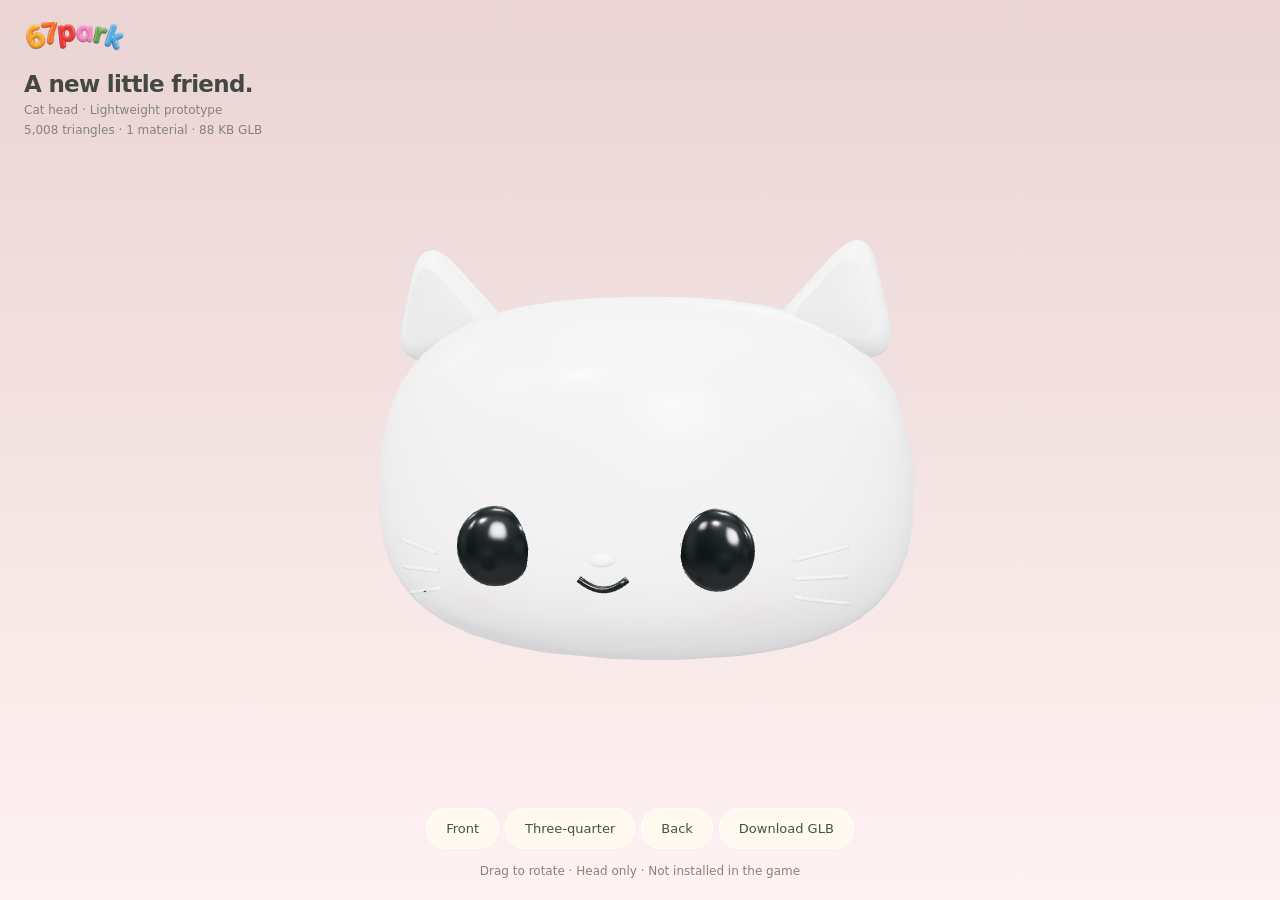
<file: cat-preview/index.html>
<!doctype html><html lang="en"><meta charset="utf-8"><meta name="viewport" content="width=device-width,initial-scale=1"><title>67Park · Cat head prototype</title><style>*{box-sizing:border-box}body{margin:0;background:#f4e8e4;color:#434842;font:14px system-ui}header{position:absolute;z-index:2;left:24px;top:22px}header img{width:102px}h1{font-size:23px;letter-spacing:-.7px;margin:14px 0 5px}p{font-size:12px;color:#858476;margin:6px 0}canvas{display:block;touch-action:none;background:linear-gradient(#ead4d4,#fff2f2)}footer{position:absolute;bottom:22px;width:100%;text-align:center}button,a{display:inline-block;border:1px solid white;background:#fff9ef;border-radius:20px;padding:12px 19px;margin:3px;font:13px system-ui;color:#455248;text-decoration:none;cursor:pointer}button:active{transform:scale(.97)}button:focus-visible,a:focus-visible{outline:3px solid #76a7c9}#status{position:absolute;top:48%;width:100%;text-align:center}footer p{margin:12px 20px 0}@media(max-width:500px){header{left:18px;top:18px}h1{font-size:19px}footer{bottom:18px}footer p{font-size:10px}}</style><header><img src="https://oscarbrendonn.github.io/67park-kimi-party/brand/67park-logo.png" alt="67Park"><h1>A new little friend.</h1><p>Cat head · Lightweight prototype</p><p>5,008 triangles · 1 material · 88 KB GLB</p></header><div id="status" role="status">Loading your cat…</div><footer><button id="front">Front</button><button id="turn">Three-quarter</button><button id="back">Back</button><a href="./cat-head-mobile.glb" download>Download GLB</a><p>Drag to rotate · Head only · Not installed in the game</p></footer><script type="importmap">{"imports":{"three":"https://oscarbrendonn.github.io/67park-kimi-party/vendor/three.module.js","three/addons/":"https://oscarbrendonn.github.io/67park-kimi-party/vendor/addons/"}}</script><script type="module">
import * as T from 'three';import{GLTFLoader}from'three/addons/loaders/GLTFLoader.js';import{DRACOLoader}from'three/addons/loaders/DRACOLoader.js';import{RoomEnvironment}from'three/addons/environments/RoomEnvironment.js';
const scene=new T.Scene(),camera=new T.PerspectiveCamera(35,innerWidth/innerHeight,.01,100),renderer=new T.WebGLRenderer({antialias:true,alpha:true});renderer.setPixelRatio(Math.min(devicePixelRatio,1.75));renderer.setSize(innerWidth,innerHeight);renderer.outputColorSpace=T.SRGBColorSpace;renderer.toneMapping=T.ACESFilmicToneMapping;renderer.toneMappingExposure=1;document.body.append(renderer.domElement);scene.add(new T.HemisphereLight(0xfffaf6,0xb4a3ba,1.5));const key=new T.DirectionalLight(0xfffaf4,2.2);key.position.set(-3,4,4);scene.add(key);const fill=new T.DirectionalLight(0xe5edff,.65);fill.position.set(3,2,2);scene.add(fill);const pm=new T.PMREMGenerator(renderer),room=new RoomEnvironment();scene.environment=pm.fromScene(room,.06).texture;room.dispose();pm.dispose();
const loader=new GLTFLoader(),draco=new DRACOLoader();draco.setDecoderPath('https://oscarbrendonn.github.io/67park-kimi-party/vendor/addons/libs/draco/gltf/');loader.setDRACOLoader(draco);
try{const model=await loader.loadAsync('./cat-head-mobile.glb'),rig=model.scene;rig.updateMatrixWorld(true);const box=new T.Box3().setFromObject(rig,true),size=box.getSize(new T.Vector3()),center=box.getCenter(new T.Vector3()),scale=1.55/size.x;rig.scale.setScalar(scale);rig.position.copy(center.multiplyScalar(-scale));const pivot=new T.Group();pivot.add(rig);scene.add(pivot);pivot.rotation.y=-.2;rig.traverse(o=>{if(o.isMesh)o.material.envMapIntensity=.3});function resize(){camera.aspect=innerWidth/innerHeight;camera.position.set(0,.1,Math.max(4.1,2.7/camera.aspect));camera.lookAt(0,0,0);camera.updateProjectionMatrix();renderer.setSize(innerWidth,innerHeight)}resize();addEventListener('resize',resize);document.querySelector('#front').onclick=()=>pivot.rotation.y=0;document.querySelector('#turn').onclick=()=>pivot.rotation.y=-.6;document.querySelector('#back').onclick=()=>pivot.rotation.y=Math.PI;let pointer=null,x;renderer.domElement.onpointerdown=e=>{if(pointer!==null||e.button!==0)return;pointer=e.pointerId;x=e.clientX;renderer.domElement.setPointerCapture(pointer)};renderer.domElement.onpointermove=e=>{if(e.pointerId!==pointer)return;pivot.rotation.y+=(e.clientX-x)*.01;x=e.clientX};renderer.domElement.onpointerup=renderer.domElement.onpointercancel=renderer.domElement.onlostpointercapture=()=>pointer=null;document.querySelector('#status').hidden=true;renderer.setAnimationLoop(()=>{if(!document.hidden)renderer.render(scene,camera)});window.catLab={ready:true,rig,pivot,renderer,scene};draco.dispose()}catch(e){document.querySelector('#status').textContent='Preview could not load. Please refresh.';console.error(e)}
</script></html>
</file>
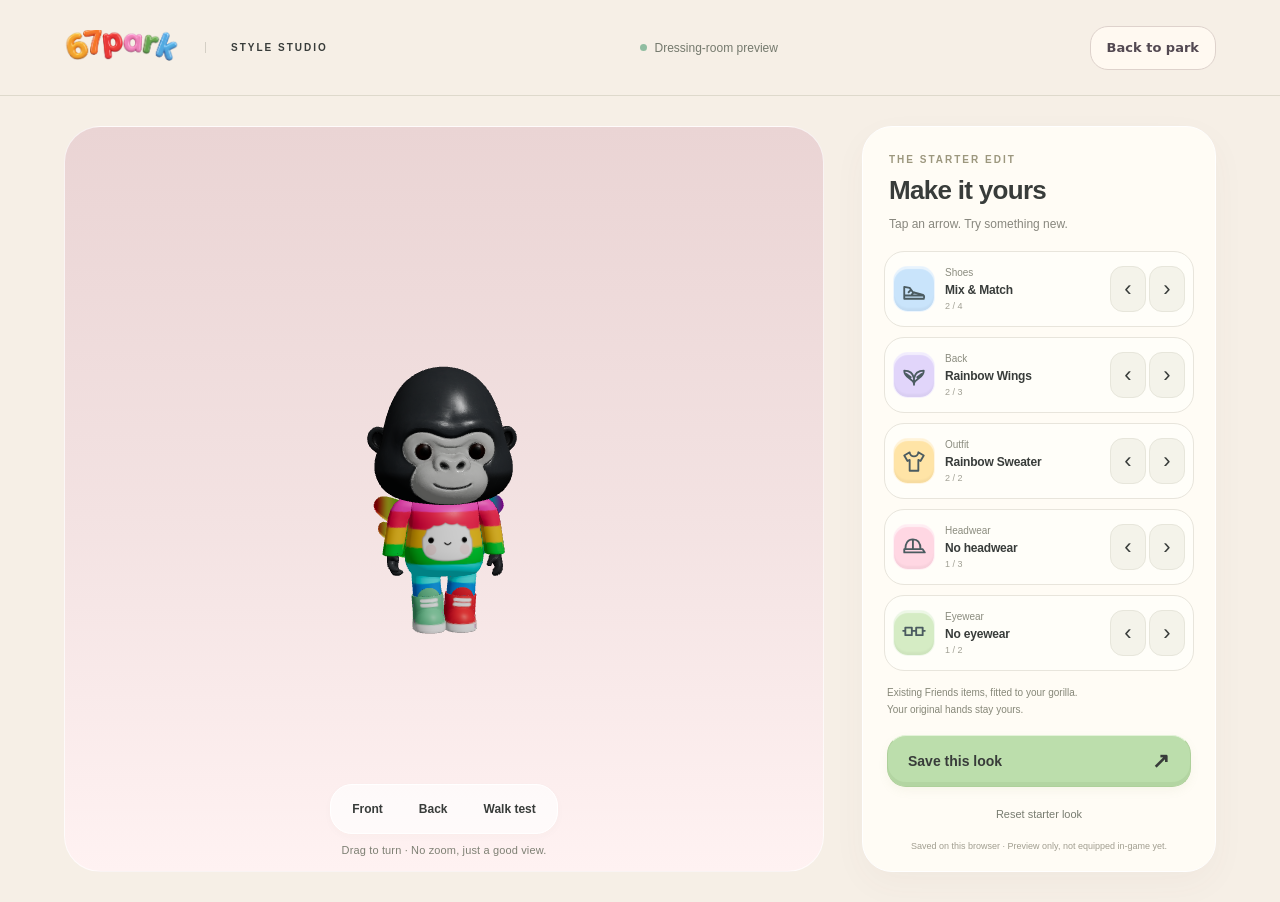
<file: style-studio/index.html>
<!doctype html>
<html lang="en"><head><meta charset="utf-8"><meta name="viewport" content="width=device-width,initial-scale=1,viewport-fit=cover"><meta name="theme-color" content="#f6efe6"><title>67Park · Style Studio</title><link rel="stylesheet" href="./studio.css?v=4"><script type="importmap">{"imports":{"three":"https://oscarbrendonn.github.io/67park-kimi-party/vendor/three.module.js","three/addons/":"https://oscarbrendonn.github.io/67park-kimi-party/vendor/addons/"}}</script></head>
<body><header class="topbar"><div class="brand"><img src="https://oscarbrendonn.github.io/67park-kimi-party/brand/67park-logo.png" alt="67Park"><span>STYLE STUDIO</span></div><span class="preview-tag"><i></i> Dressing-room preview</span></header>
<main><section class="studio" aria-label="3D character preview"><div class="studio-title"><p>YOUR CHARACTER. YOUR STYLE.</p><h1>A little more you.</h1><span>Original gorilla. A new favourite look.</span></div><div id="viewport"></div><div id="loading" role="status">Setting up your studio…</div><div class="stage-footer"><div class="view-tools"><button id="front" aria-label="Front view">Front</button><button id="back" aria-label="Back view">Back</button><button id="pose" aria-label="Preview walking animation" aria-pressed="false">Walk test</button></div><p>Drag to turn · No zoom, just a good view.</p></div></section>
<aside class="wardrobe" aria-labelledby="wardrobe-title"><div class="wardrobe-heading"><p>THE STARTER EDIT</p><h2 id="wardrobe-title">Make it yours</h2><span>Tap an arrow. Try something new.</span></div><div id="slots"></div><div class="wardrobe-bottom"><p class="source-note">Existing Friends items, fitted to your gorilla.<br>Your original hands stay yours.</p><button id="save" class="primary" disabled>Save this look <span aria-hidden="true">↗</span></button><button id="reset" class="reset" disabled>Reset starter look</button><p class="local-note">Saved on this browser · Preview only, not equipped in-game yet.</p></div></aside></main><div id="announcement" class="announcement" role="status" aria-live="polite"></div><script type="module" src="./studio.js?v=5"></script><script type="module" src="./return-to-park.js?v=1"></script></body></html>
</file>
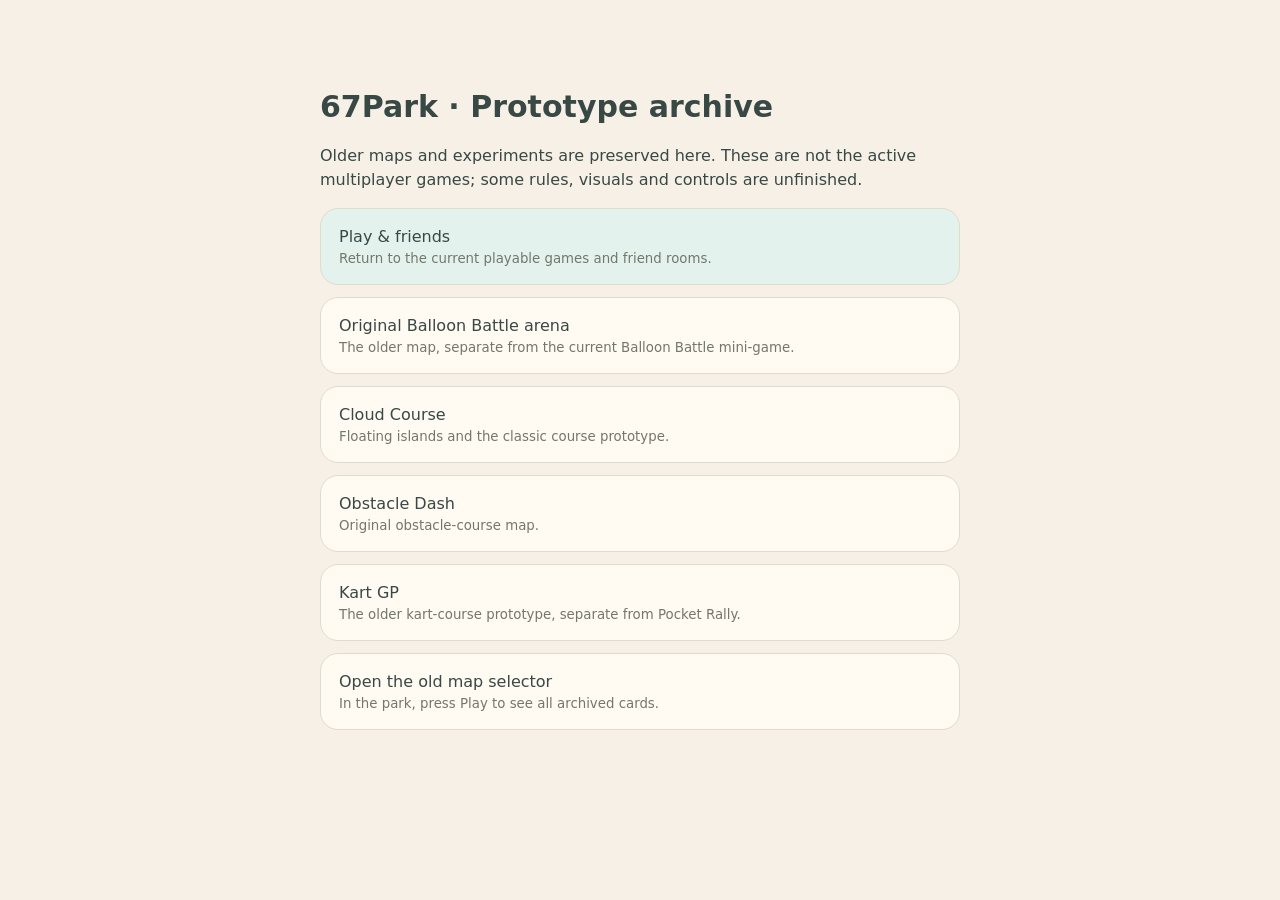
<file: archive-games.html>
<!doctype html>
<html lang="en"><meta charset="utf-8"><meta name="viewport" content="width=device-width,initial-scale=1">
<title>67Park · Prototype archive</title>
<style>body{margin:0;background:#f7f0e6;color:#384845;font:16px system-ui}main{max-width:640px;margin:5vh auto;padding:24px}a{display:block;color:inherit;background:#fffaf2;padding:18px;border-radius:18px;margin:12px 0;border:1px solid #e2dace;text-decoration:none}a:focus-visible{outline:3px solid #65afab;outline-offset:3px}small{display:block;color:#74776c;margin-top:5px}h1{font-size:30px}p{line-height:1.5}.primary{background:#e3f2ec}</style>
<main><h1>67Park · Prototype archive</h1><p>Older maps and experiments are preserved here. These are not the active multiplayer games; some rules, visuals and controls are unfinished.</p>
<a class="primary" href="./?online=1&v=qa26">Play & friends<small>Return to the current playable games and friend rooms.</small></a>
<a href="./?legacyGames=1&map=balloon&v=qa26">Original Balloon Battle arena<small>The older map, separate from the current Balloon Battle mini-game.</small></a>
<a href="./?legacyGames=1&map=cloud&v=qa26">Cloud Course<small>Floating islands and the classic course prototype.</small></a>
<a href="./?legacyGames=1&map=obstacle&v=qa26">Obstacle Dash<small>Original obstacle-course map.</small></a>
<a href="./?legacyGames=1&map=kart&v=qa26">Kart GP<small>The older kart-course prototype, separate from Pocket Rally.</small></a>
<a href="./?legacyGames=1&v=qa26">Open the old map selector<small>In the park, press Play to see all archived cards.</small></a>
</main></html>
</file>
<file: style-studio/studio.css>
*{box-sizing:border-box}html,body{margin:0;min-height:100%;background:#f6efe6;color:#383c3a;font:15px -apple-system,BlinkMacSystemFont,"Segoe UI",sans-serif}button{font:inherit;color:inherit;cursor:pointer;-webkit-tap-highlight-color:transparent;touch-action:manipulation}button:disabled{opacity:.4;cursor:wait}button:focus-visible{outline:3px solid #597fbc;outline-offset:4px}button:active:not(:disabled){transform:scale(.96)}.topbar{height:96px;padding:22px 5vw;display:flex;align-items:center;justify-content:space-between;border-bottom:1px solid #ded9cc}.brand{display:flex;align-items:center;gap:25px}.brand img{width:116px;height:48px;object-fit:contain}.brand span,.wardrobe-heading>p,.studio-title>p{font-size:10px;font-weight:800;letter-spacing:2px}.brand span{border-left:1px solid #d4cfc5;padding-left:25px}.preview-tag{display:flex;align-items:center;gap:8px;font-size:12px;color:#74796d}.preview-tag i{height:7px;width:7px;background:#90bda1;border-radius:50%}main{max-width:1480px;margin:auto;padding:30px 5vw;display:grid;grid-template-columns:minmax(0,1fr) 354px;gap:38px;min-height:calc(100dvh - 96px)}.studio{position:relative;min-height:640px;overflow:hidden;border-radius:36px;background:radial-gradient(ellipse at 50% 42%,#fffaf1,#e8e4d9);border:1px solid #ffffffb8}.studio-title{position:absolute;z-index:1;top:32px;left:34px;pointer-events:none}.studio-title>p{color:#878c77;margin:0 0 12px}.studio-title h1{font-size:clamp(27px,3vw,42px);letter-spacing:-1.8px;margin:0 0 9px;font-weight:750}.studio-title>span{font-size:13px;color:#808273}#viewport{position:absolute;inset:95px 0 65px;touch-action:none}canvas{width:100%;height:100%;display:block;touch-action:none}#loading{position:absolute;left:20px;right:20px;top:52%;text-align:center;background:#fff8e9e6;border-radius:16px;padding:16px;font-size:13px}#loading[hidden]{display:none}.stage-footer{position:absolute;bottom:15px;left:15px;right:15px;text-align:center}.stage-footer p{font-size:11px;letter-spacing:.15px;color:#7e8074;margin:10px 0 0}.view-tools{display:inline-flex;border:1px solid #fff;background:#ffffffa6;border-radius:22px;padding:4px;gap:2px;box-shadow:0 3px 9px #48422906}.view-tools button{border:0;background:transparent;padding:8px 17px;min-height:40px;border-radius:18px;font-size:12px;font-weight:650}.view-tools button[aria-pressed=true]{background:#dfeadc}.wardrobe{background:#fffcf5;border:1px solid white;border-radius:30px;padding:27px 21px 18px;box-shadow:0 12px 35px #5b54490a;align-self:center}.wardrobe-heading{padding:0 5px 20px}.wardrobe-heading>p{color:#9c977e;margin:0 0 10px}.wardrobe-heading h2{font-size:26px;letter-spacing:-.7px;margin:0 0 8px}.wardrobe-heading>span{font-size:12px;color:#88877e}#slots{display:grid;gap:10px}.slot{padding:10px 8px;display:flex;gap:10px;align-items:center;border:1px solid #e8e5dc;background:#fffef9;border-radius:20px;min-height:76px}.slot-icon{width:42px;height:46px;flex-shrink:0;display:grid;place-items:center;border-radius:15px;box-shadow:inset 0 2px 1px #fff9,inset 0 -3px 2px #00000009;border:1px solid #ffffffa8}.slot-icon svg{width:26px;height:26px;stroke:#4b5b60;fill:none;stroke-width:1.7;stroke-linejoin:round;stroke-linecap:round}.slot-info{min-width:0;flex:1}.slot-label{font-size:10px;color:#8b8c7f;margin:0 0 5px}.item-name{font-size:12px;font-weight:750;letter-spacing:-.2px;white-space:nowrap;overflow:hidden;text-overflow:ellipsis}.count{font-size:9px;color:#a1a094;margin-top:4px;font-variant-numeric:tabular-nums}.arrows{display:flex;gap:3px}.arrows button{width:36px;min-height:46px;border:1px solid #e7e6db;background:#f4f3ea;border-radius:13px;font-size:22px;line-height:1}.wardrobe-bottom{padding:14px 3px 0}.source-note{font-size:10px;color:#868778;line-height:1.65;margin:0 0 17px}.primary{background:#bcdeac;border:1px solid #aed09b;border-top-color:#e4f3d9;border-radius:19px;min-height:52px;width:100%;font-size:14px;font-weight:750;box-shadow:inset 0 -4px 0 #779a6124,0 4px 10px #9aa87814;display:flex;align-items:center;justify-content:space-between;padding:0 20px}.primary span{font-size:21px}.reset{display:block;min-height:44px;margin:5px auto 0;border:0;background:transparent;font-size:11px;color:#787c70}.local-note{font-size:9px;text-align:center;color:#a19e90;line-height:1.6;margin:3px 0 0}.announcement{position:fixed;bottom:22px;left:50%;transform:translateX(-50%);z-index:4;padding:13px 22px;background:#394c42;color:white;border:1px solid #ffffff80;border-radius:22px;font-size:12px;max-width:90vw;box-shadow:0 8px 25px #0002;pointer-events:none}.announcement:empty{display:none}@media(hover:hover){.arrows button:hover{background:#e8eee0}.view-tools button:hover{background:#fff}.reset:hover{color:#3f5845}}@media(min-width:1500px){main{padding-top:48px}.studio{min-height:700px}}@media(max-width:850px){.topbar{height:76px;padding:14px 22px}.brand{gap:15px}.brand img{width:95px}.brand span{padding-left:15px;font-size:9px}.preview-tag{font-size:10px}main{padding:18px;gap:18px;grid-template-columns:minmax(0,1fr) 310px;min-height:calc(100dvh - 76px)}.studio{min-height:590px}.studio-title{top:26px;left:22px}.studio-title h1{font-size:28px}.studio-title>span{font-size:11px}.wardrobe{padding:22px 14px}.arrows button{width:32px}}@media(max-width:650px){.topbar{height:72px;padding:12px 18px}.preview-tag{display:none}main{padding:12px 14px 28px;display:flex;flex-direction:column;gap:14px}.studio{height:460px;min-height:0;flex-shrink:0;border-radius:28px}.studio-title{top:22px;left:23px}.studio-title h1{font-size:28px;letter-spacing:-1px}.studio-title>p{font-size:8px;letter-spacing:1.6px;margin-bottom:8px}#viewport{inset:90px 0 62px}.stage-footer{bottom:12px}.stage-footer p{font-size:9px}.view-tools button{min-height:40px;padding:7px 18px}.wardrobe{width:100%;align-self:stretch;border-radius:27px;padding:24px 19px 17px}.wardrobe-heading{padding-bottom:18px}.wardrobe-heading h2{font-size:25px}.slot{min-height:77px}.arrows button{width:42px;min-height:48px}.item-name{font-size:13px}.slot-icon{width:44px}.local-note{font-size:10px}.source-note{font-size:11px}}@media(max-width:350px){main{padding:10px}.wardrobe{padding:20px 12px}.arrows button{width:36px}.studio{height:430px}}@media(prefers-reduced-motion:reduce){*{scroll-behavior:auto!important}button:active:not(:disabled){transform:none}}
/* On phones the studio stays visible while the wardrobe itself scrolls. */
@media(max-width:650px){main{height:calc(100dvh - 72px);min-height:0;padding-bottom:max(12px,env(safe-area-inset-bottom));overflow:hidden}.studio{height:43%;min-height:230px}.studio-title{top:15px;left:20px}.studio-title>p,.studio-title>span{display:none}.studio-title h1{font-size:22px;margin:0}#viewport{inset:42px 0 50px}.stage-footer{bottom:8px}.stage-footer p{display:none}.view-tools button{min-height:38px}.wardrobe{flex:1;min-height:0;overflow-y:auto;overscroll-behavior:contain;scrollbar-width:thin;scrollbar-color:#d8decd transparent}.wardrobe-heading{padding-bottom:13px}.wardrobe-heading>p{display:none}.wardrobe-heading h2{font-size:21px;margin-bottom:5px}.wardrobe-heading>span{font-size:11px}.announcement{bottom:12px}}
.studio-title{display:none}.studio{background:linear-gradient(180deg,#ead4d4 0%,#f3e2e2 52%,#fff2f2 100%)}.studio #viewport{inset:0}.stage-footer{pointer-events:none}.stage-footer .view-tools{pointer-events:auto}
:root .return-to-park{display:inline-flex;align-items:center;justify-content:center;min-height:44px;padding:0 16px;background:#fff9f1;color:#534952;border:1px solid #ded2cc;border-radius:18px;font:700 13px system-ui;text-decoration:none;white-space:nowrap}
:root .return-to-park:focus-visible{outline:3px solid #7f65c3;outline-offset:3px}
:root .return-to-park:active{transform:scale(.97)}
@media(max-width:600px){.topbar .preview-tag{display:none}}
</file>
